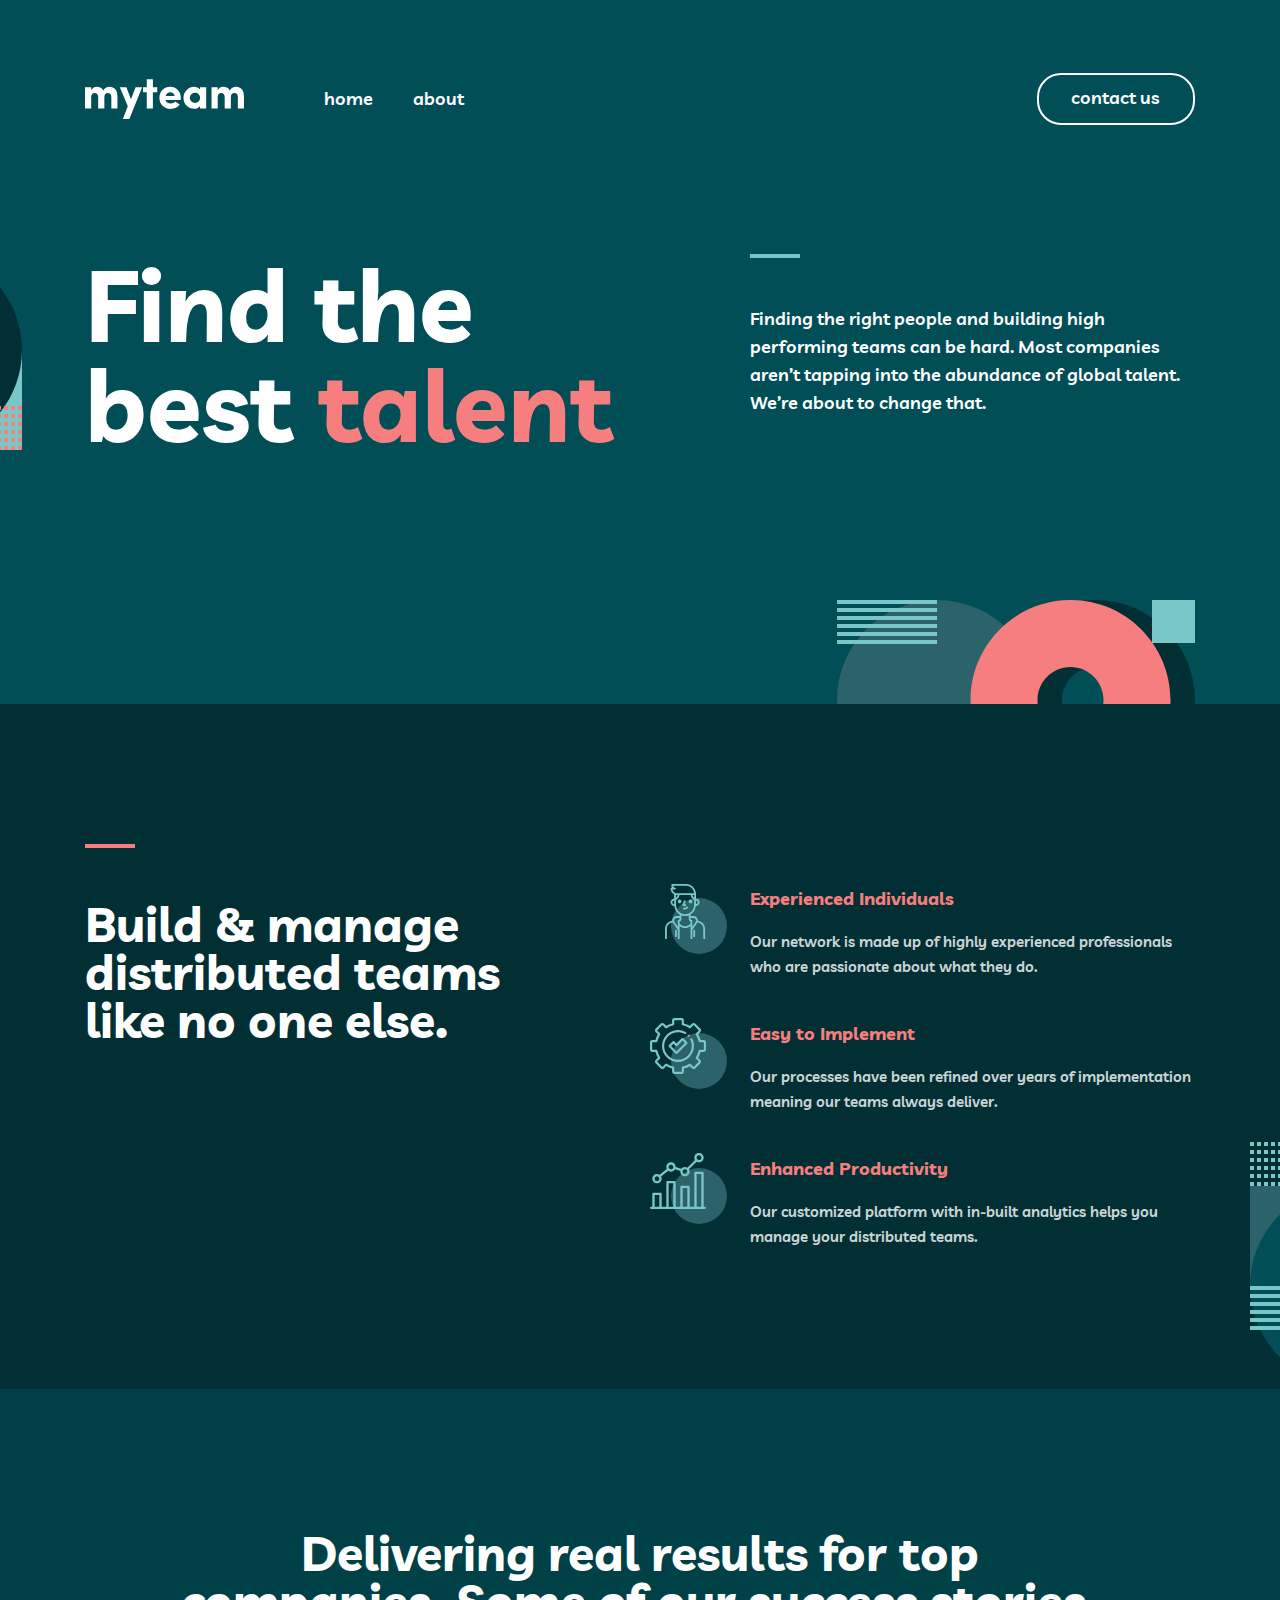
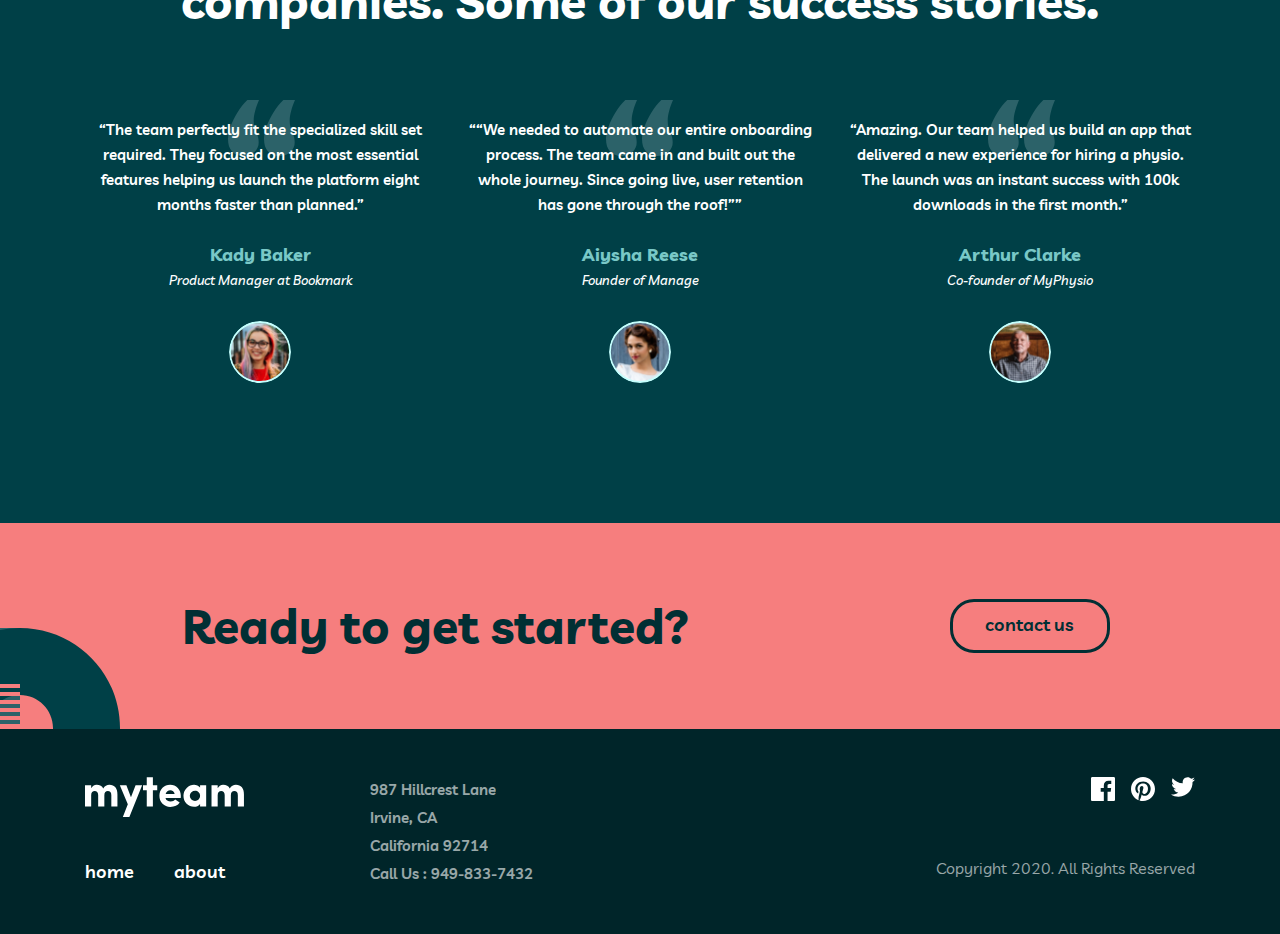
<file: index.html>
<!DOCTYPE html>
<html lang="uz">
<head>
    <meta charset="UTF-8">
    <meta http-equiv="X-UA-Compatible" content="IE=edge">
    <meta name="viewport" content="width=device-width, initial-scale=1.0">
    <title>Myteam</title>
    <link rel="stylesheet" href="styles.css/normalize.css">
    <link rel="stylesheet" href="styles.css/styles.css">
</head>
<body>
   <div class="wrapper">
    <!-- site-header -->
       <header class="site-header"> 
        <div class="site-header__wrapper container">
            <a href="#">
                <img class="site__logo" src="img/myteam.svg" alt="logo" width="160" height="40">
            </a>
            <div class="site__nav">
                <ul class="site__list">
                    <li class="site__item">
                        <a class="site__link" href="index.html">home</a>
                    </li>
                    <li class="site__item">
                        <a class="site__link" href="about.html">about</a>
                    </li>
                </ul>
            </div>
            <a class="registration" href="#">contact us</a>
        </div>
       </header>
       <!-- site-hero -->
       <div class="site-hero">
        <div class="site-hero__wrapper container">
            <h1 class="site-hero__theme">Find the<br> best <span class="red-text">talent</span></h1>
            <div class="content-wrapper">
                <span class="blue-line"></span>
                <p class="site-hero__text">Finding the right people and building high performing teams can be hard. Most companies aren’t tapping into the abundance of global talent. We’re about to change that.</p>
            </div>
        </div>
       </div>
   </div>
   <!-- site-main -->
   <main class="site-main">
    <div class="site-main__wrapper">
        <section class="features container">
            <div class="features__left-wrapper">
                <span class="features__red-line"></span>
                <h2 class="features__left-wrapper-theme">Build & manage<br> distributed teams<br> like no one else.</h2>
            </div>
            <div class="features__right-wrapper">
                <ul class="features__list">
                    <li class="features__item">
                        <div class="features__content">
                            <span class="blue-circle">
                                <img class="features__icon" src="img/icon-feature-experience.svg" alt="feature-experience" width="41" height="56">
                            </span>
                            <div class="features__right-content-wrapper">
                                <p class="red-theme-content">Experienced Individuals</p>
                                <p class="white-theme-content">Our network is made up of highly experienced professionals who are passionate about what they do.</p>
                            </div>
                        </div>
                    </li>
                    <li class="features__item">
                        <div class="features__content">
                            <span class="blue-circle">
                                <img class="features__icon" src="img/icon-feature-implementation.svg" alt="feature-experience" width="56" height="56">
                            </span>
                            <div class="features__right-content-wrapper">
                                <p class="red-theme-content">Easy to Implement</p>
                                <p class="white-theme-content">Our processes have been refined over years of implementation meaning our teams always deliver.</p>
                            </div>
                        </div>
                    </li>
                    <li class="features__item">
                        <div class="features__content">
                            <span class="blue-circle">
                                <img class="features__icon" src="img/icon-feature-productivity.svg" alt="feature-experience" width="56" height="56">
                            </span>
                            <div class="features__right-content-wrapper">
                                <p class="red-theme-content">Enhanced Productivity</p>
                                <p class="white-theme-content">Our customized platform with in-built analytics helps you manage your distributed teams.</p>
                            </div>
                        </div>
                    </li>
                </ul>
            </div>
        </section>
        <!-- about company-section -->
        <section class="about-company">
            <div class="about-company__wrapper container">
                <div class="about-company__theme-wrapper">
                    <h2 class="about-company__theme">Delivering real results for top companies. Some of our success stories.</h2>
                </div>
                <ul class="about-company__list">
                    <li class="about-company__item">
                        <img class="quote-icon" src="img/icon-quotes.svg" alt="quote-icon" width="67" height="56">
                        <div class="about-company__item-wrapper">
                            <p class="about-company__item-text"> “The team perfectly fit the specialized skill set required. They focused on the most essential features helping us launch the platform eight months faster than planned.”</p>
                            <p class="about-company__worker">Kady Baker</p>
                            <span class="about-company__worker-job">Product Manager at Bookmark</span>
                            <img class="about-company__worker-image" src="img/kady.svg" alt="worker-img" class="about-company__worker-image">
                        </div>
                    </li>
                    <li class="about-company__item">
                        <img class="quote-icon middle" src="img/icon-quotes.svg" alt="quote-icon" width="67" height="56">
                        <div class="about-company__item-wrapper">
                            <p class="about-company__item-text"> ““We needed to automate our entire onboarding process. The team came in and built out the whole journey. Since going live, user retention has gone through the roof!””</p>
                            <p class="about-company__worker">Aiysha Reese</p>
                            <span class="about-company__worker-job">Founder of Manage</span>
                            <img class="about-company__worker-image" src="img/aisha.svg" alt="worker-img" class="about-company__worker-image">
                        </div>
                    </li>
                    <li class="about-company__item">
                        <img class="quote-icon last" src="img/icon-quotes.svg" alt="quote-icon" width="67" height="56">
                        <div class="about-company__item-wrapper">
                            <p class="about-company__item-text"> “Amazing. Our team helped us build an app that delivered a new experience for hiring a physio. The launch was an instant success with 100k downloads in the first month.”</p>
                            <p class="about-company__worker">Arthur Clarke</p>
                            <span class="about-company__worker-job">Co-founder of MyPhysio</span>
                            <img class="about-company__worker-image" src="img/arthur.svg" alt="worker-img" class="about-company__worker-image">
                        </div>
                    </li>
                </ul>
            </div>
        </section>

        <!-- registration-part -->

        <section class="registration-part">
            <div class="registration-part__wrapper container">
                <h2 class="registration-part__theme">Ready to get started?</h2>
                <a class="registration black" href="contact.html">contact us</a>
            </div>
        </section>
    </div>
   </main>

   <!-- site-footer -->

   <footer class="site-footer">
    <div class="site-footer__wrapper container">
        <div class="site-footer__logo">
            <img class="site__logo" src="img/myteam.svg" alt="my-team">
            <div class="site__nav">
                <ul class="site__list">
                    <li class="site__item">
                        <a class="site__link" href="index.html">home</a>
                    </li>
                    <li class="site__item">
                        <a class="site__link" href="about.html">about</a>
                    </li>
                </ul>
            </div>
        </div>
        <div class="address">
            <div class="address__location">
                <span class="address__item">987  Hillcrest Lane</span>
            </div>
            <div class="address__location">
                <span class="address__item">Irvine, CA</span>
            </div>
            <div class="address__location">
                <span class="address__item">California 92714</span>
            </div>
            <div class="address__location">
                <span class="address__item">Call Us : 949-833-7432</span>
            </div>
        </div>
        <div class="socials">
            <div class="socials__icons">
                <ul class="socials__list">
                    <li class="socials__item">
                        <a class="socials__link" href="#">
                            <svg width="24" height="24" viewBox="0 0 24 24" fill="none" xmlns="http://www.w3.org/2000/svg">
                                <path d="M22.675 0H1.325C0.593 0 0 0.593 0 1.325V22.676C0 23.407 0.593 24 1.325 24H12.82V14.706H9.692V11.084H12.82V8.413C12.82 5.313 14.713 3.625 17.479 3.625C18.804 3.625 19.942 3.724 20.274 3.768V7.008L18.356 7.009C16.852 7.009 16.561 7.724 16.561 8.772V11.085H20.148L19.681 14.707H16.561V24H22.677C23.407 24 24 23.407 24 22.675V1.325C24 0.593 23.407 0 22.675 0Z" fill="currentColor"/>
                                </svg>
                        </a>
                    </li>
                    <li class="socials__item">
                        <a class="socials__link" href="#">
                            <svg width="24" height="24" viewBox="0 0 24 24" fill="none" xmlns="http://www.w3.org/2000/svg">
                                <path d="M12 0C5.373 0 0 5.372 0 12C0 17.084 3.163 21.426 7.627 23.174C7.522 22.225 7.427 20.769 7.669 19.733C7.887 18.796 9.076 13.768 9.076 13.768C9.076 13.768 8.717 13.049 8.717 11.986C8.717 10.318 9.684 9.072 10.888 9.072C11.911 9.072 12.406 9.841 12.406 10.762C12.406 11.791 11.751 13.33 11.412 14.757C11.129 15.951 12.011 16.926 13.189 16.926C15.322 16.926 16.961 14.677 16.961 11.431C16.961 8.558 14.897 6.549 11.949 6.549C8.535 6.549 6.531 9.11 6.531 11.756C6.531 12.787 6.928 13.894 7.424 14.494C7.522 14.613 7.536 14.718 7.507 14.839L7.174 16.199C7.121 16.419 7 16.466 6.772 16.36C5.273 15.662 4.336 13.471 4.336 11.711C4.336 7.926 7.086 4.449 12.265 4.449C16.428 4.449 19.663 7.416 19.663 11.38C19.663 15.516 17.056 18.844 13.436 18.844C12.22 18.844 11.077 18.213 10.686 17.466L9.938 20.319C9.667 21.362 8.936 22.669 8.446 23.465C9.57 23.812 10.763 24 12 24C18.627 24 24 18.627 24 12C24 5.372 18.627 0 12 0Z" fill="currentColor"/>
                                </svg>
                        </a>
                    </li>
                    <li class="socials__item">
                        <a class="socials__link" href="#">
                            <svg width="24" height="20" viewBox="0 0 24 20" fill="none" xmlns="http://www.w3.org/2000/svg">
                                <path d="M24 2.55699C23.117 2.94899 22.168 3.21299 21.172 3.33199C22.189 2.72299 22.97 1.75799 23.337 0.607986C22.386 1.17199 21.332 1.58199 20.21 1.80299C19.313 0.845986 18.032 0.247986 16.616 0.247986C13.437 0.247986 11.101 3.21399 11.819 6.29299C7.728 6.08799 4.1 4.12799 1.671 1.14899C0.381 3.36199 1.002 6.25699 3.194 7.72299C2.388 7.69699 1.628 7.47599 0.965 7.10699C0.911 9.38799 2.546 11.522 4.914 11.997C4.221 12.185 3.462 12.229 2.69 12.081C3.316 14.037 5.134 15.46 7.29 15.5C5.22 17.123 2.612 17.848 0 17.54C2.179 18.937 4.768 19.752 7.548 19.752C16.69 19.752 21.855 12.031 21.543 5.10599C22.505 4.41099 23.34 3.54399 24 2.55699Z" fill="currentColor"/>
                                </svg>
                        </a>
                    </li>
                </ul>
                <span class="rights">
                    Copyright 2020. All Rights Reserved
                </span>
            </div>
        </div>
        </div>
    </div>
   </footer>
</body>
</html>
</file>
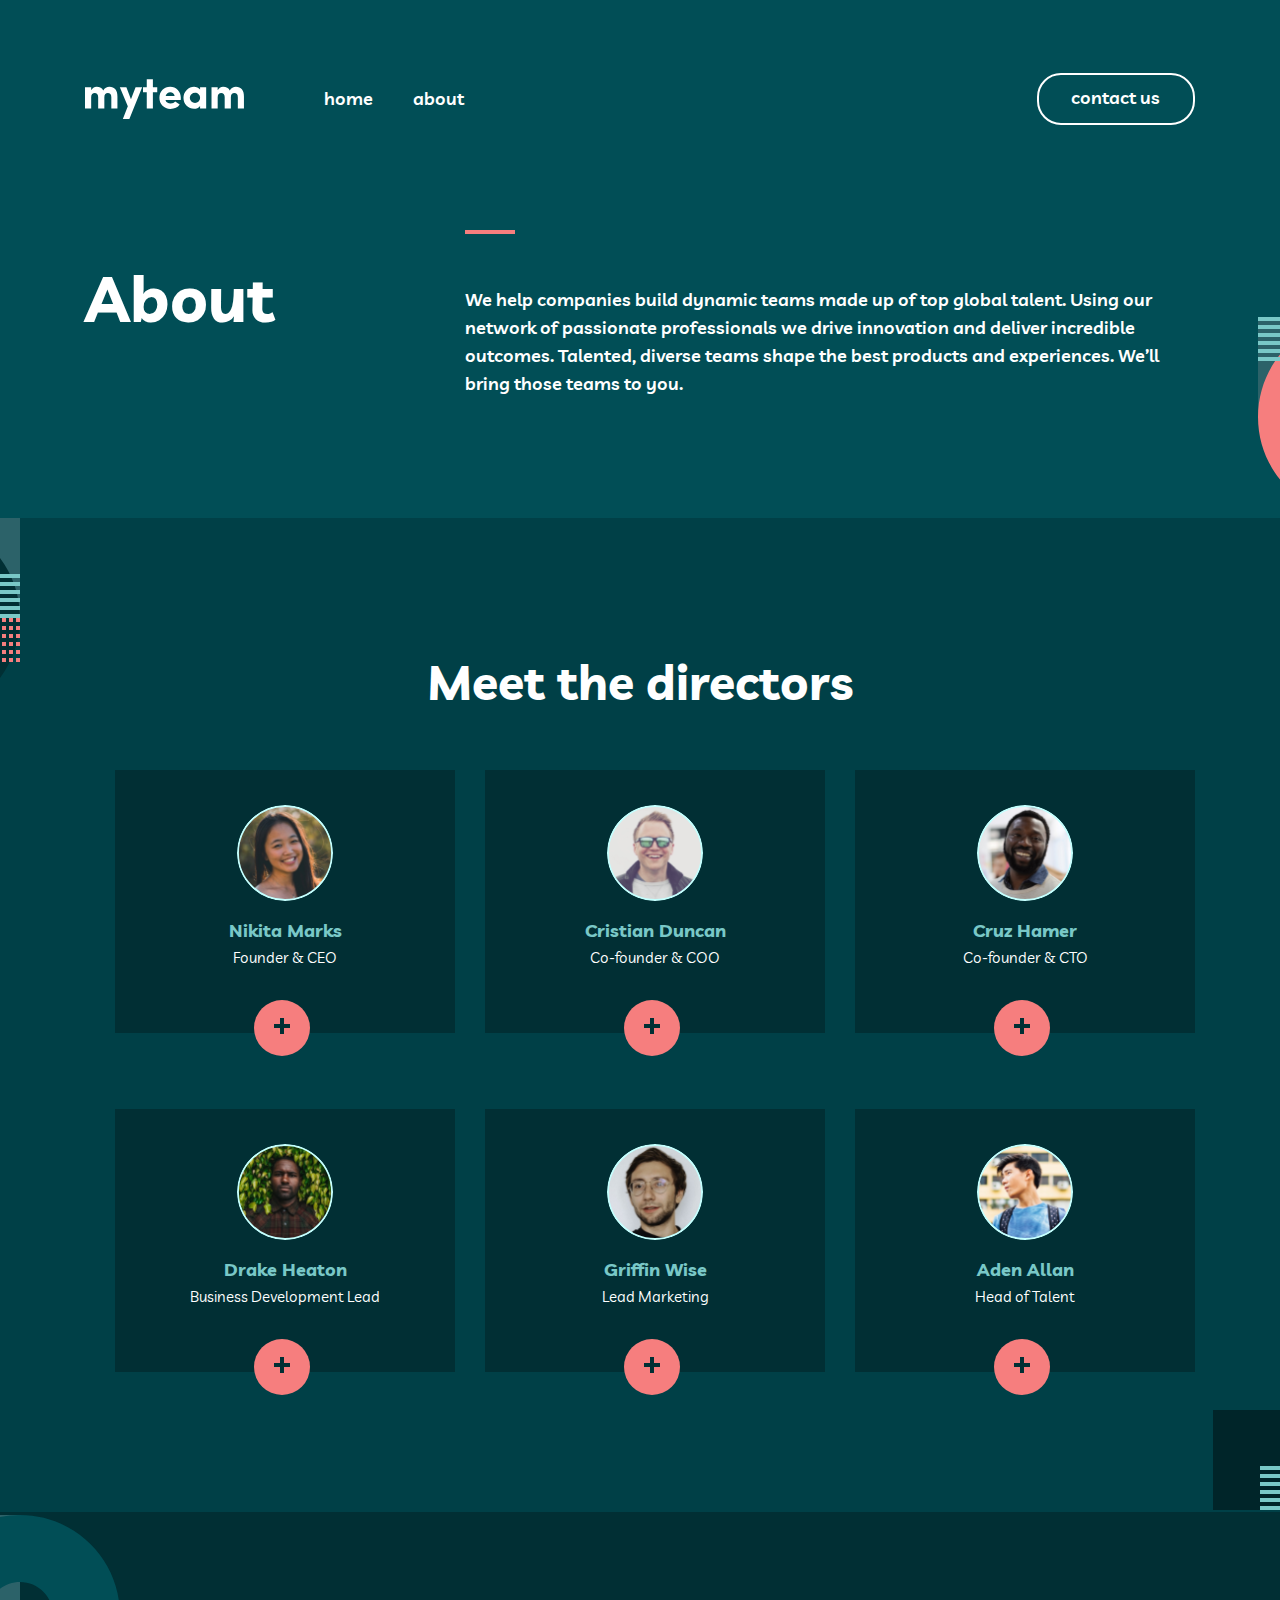
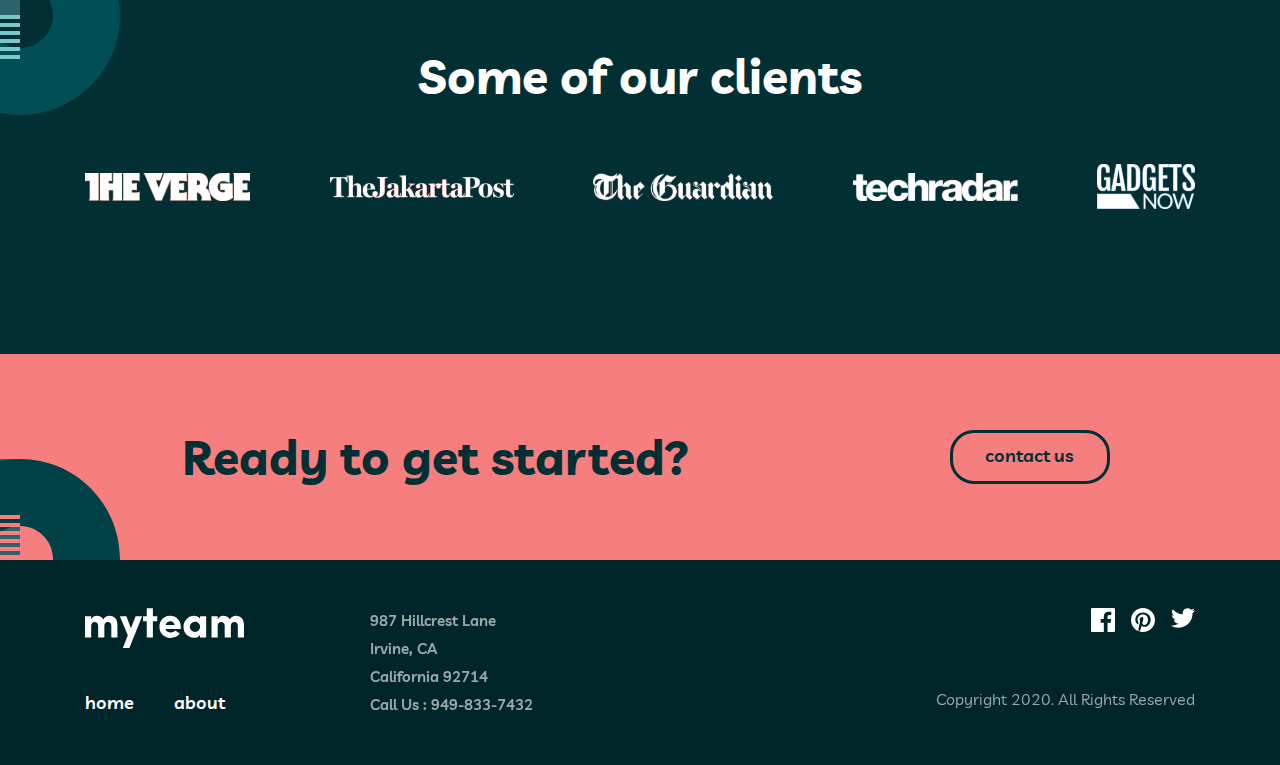
<file: about.html>
<!DOCTYPE html>
<html lang="uz">
<head>
    <meta charset="UTF-8">
    <meta http-equiv="X-UA-Compatible" content="IE=edge">
    <meta name="viewport" content="width=device-width, initial-scale=1.0">
    <title>Myteam</title>
    <link rel="stylesheet" href="styles.css/normalize.css">
    <link rel="stylesheet" href="styles.css/styles.css">
</head>
<body>
    <div class="about__wrapper">
        <!-- site-header -->
        <header class="site-header"> 
            <div class="site-header__wrapper container">
                <a href="#">
                    <img class="site__logo" src="img/myteam.svg" alt="logo" width="160" height="40">
                </a>
                <div class="site__nav">
                    <ul class="site__list">
                        <li class="site__item">
                            <a class="site__link" href="index.html">home</a>
                        </li>
                        <li class="site__item">
                            <a class="site__link" href="about.html">about</a>
                        </li>
                    </ul>
                </div>
                <a class="registration" href="contact.html">contact us</a>
            </div>
        </header>
        <!-- site-hero -->
        <div class="about-hero">
            <div class="about-hero__wrapper container">
                <h1 class="about-hero__theme">About</h1>
                <div class="about__content-wrapper">
                    <span class="about__red-line"></span>
                    <p class="about-hero__text">We help companies build dynamic teams made up of top global talent. Using our network of passionate professionals we drive innovation and deliver incredible outcomes. Talented, diverse teams shape the best products and experiences. We’ll bring those teams to you.</p>
                </div>
            </div>
        </div>
    </div>
    <!-- site-main -->
    <main class="about__site-main">
        <img class="dark-image" src="img/dark-circle.svg" alt="dark-circle">
        <img class="dark-photo" src="img/dark-rectangle.svg" alt="dark-rectangle">
        <div class="about__site-main-content container">
            <h1 class="directors">Meet the directors</h1>
            <ul class="about__site-main-card-list">
                    <li class="about__item">
                        <div class="about-avatar__wrapper">
                            <img class="about__img" src="img/nikita.svg" alt="nikita" width="96" height="96">
                            <blockquote class="about__worker-name">Nikita Marks</blockquote>
                            <span class="about__job">Founder & CEO</span>
                            <button class="about__img-wrapper">
                                <img class="about__plus" src="img/plus.svg" alt="plus" width="16" height="16">
                            </button>
                        </div>
                        <div class="card-content__wrapper none">
                            <blockquote class="first-name">Nikita Marks</blockquote>
                            <p class="card-content-text">“Empowered teams create truly amazing products. Set the north star and let them follow it.”</p>
                            <div class="socials-icon-wrapper">
                                <img class="socials-icons" src="img/twitter.svg" alt="twitter" width="20" height="20">
                                <img class="socials-icons" src="img/linkedin.svg" alt="twitter" width="20" height="20">
                            </div>
                            <button class="about__remove-wrapper">
                                <img class="about__plus" src="img/remove.svg" alt="remove" width="16" height="16">
                            </button>
                        </div>
                    </li>  <li class="about__item">
                        <div class="about-avatar__wrapper">
                            <img class="about__img" src="img/cristian.svg" alt="cristian" width="96" height="96">
                            <blockquote class="about__worker-name">Cristian Duncan</blockquote>
                            <span class="about__job">Co-founder & COO</span>
                            <button class="about__img-wrapper">
                                <img class="about__plus" src="img/plus.svg" alt="plus" width="16" height="16">
                            </button>
                        </div>
                        <div class="card-content__wrapper none">
                            <blockquote class="first-name">Nikita Marks</blockquote>
                            <p class="card-content-text">“Empowered teams create truly amazing products. Set the north star and let them follow it.”</p>
                            <div class="socials-icon-wrapper">
                                <img class="socials-icons" src="img/twitter.svg" alt="twitter" width="20" height="20">
                                <img class="socials-icons" src="img/linkedin.svg" alt="twitter" width="20" height="20">
                            </div>
                            <button class="about__remove-wrapper">
                                <img class="about__plus" src="img/remove.svg" alt="remove" width="16" height="16">
                            </button>
                        </div>
                    </li>  <li class="about__item">
                        <div class="about-avatar__wrapper">
                            <img class="about__img" src="img/cruz.svg" alt="cruz" width="96" height="96">
                            <blockquote class="about__worker-name">Cruz Hamer</blockquote>
                            <span class="about__job">Co-founder & CTO</span>
                            <button class="about__img-wrapper">
                                <img class="about__plus" src="img/plus.svg" alt="plus" width="16" height="16">
                            </button>
                        </div>
                        <div class="card-content__wrapper none">
                            <blockquote class="first-name">Nikita Marks</blockquote>
                            <p class="card-content-text">“Empowered teams create truly amazing products. Set the north star and let them follow it.”</p>
                            <div class="socials-icon-wrapper">
                                <img class="socials-icons" src="img/twitter.svg" alt="twitter" width="20" height="20">
                                <img class="socials-icons" src="img/linkedin.svg" alt="twitter" width="20" height="20">
                            </div>
                            <button class="about__remove-wrapper">
                                <img class="about__plus" src="img/remove.svg" alt="remove" width="16" height="16">
                            </button>
                        </div>
                    </li>  <li class="about__item">
                        <div class="about-avatar__wrapper">
                            <img class="about__img" src="img/drake.svg" alt="drake" width="96" height="96">
                            <blockquote class="about__worker-name">Drake Heaton</blockquote>
                            <span class="about__job">Business Development Lead</span>
                            <button class="about__img-wrapper">
                                <img class="about__plus" src="img/plus.svg" alt="plus" width="16" height="16">
                            </button>
                        </div>
                        <div class="card-content__wrapper none">
                            <blockquote class="first-name">Nikita Marks</blockquote>
                            <p class="card-content-text">“Empowered teams create truly amazing products. Set the north star and let them follow it.”</p>
                            <div class="socials-icon-wrapper">
                                <img class="socials-icons" src="img/twitter.svg" alt="twitter" width="20" height="20">
                                <img class="socials-icons" src="img/linkedin.svg" alt="twitter" width="20" height="20">
                            </div>
                            <button class="about__remove-wrapper">
                                <img class="about__plus" src="img/remove.svg" alt="remove" width="16" height="16">
                            </button>
                        </div>
                    </li>  <li class="about__item">
                        <div class="about-avatar__wrapper">
                            <img class="about__img" src="img/griffin.svg" alt="griffin" width="96" height="96">
                            <blockquote class="about__worker-name">Griffin Wise</blockquote>
                            <span class="about__job">Lead Marketing</span>
                            <button class="about__img-wrapper">
                                <img class="about__plus" src="img/plus.svg" alt="plus" width="16" height="16">
                            </button>
                        </div>
                        <div class="card-content__wrapper none">
                            <blockquote class="first-name">Nikita Marks</blockquote>
                            <p class="card-content-text">“Empowered teams create truly amazing products. Set the north star and let them follow it.”</p>
                            <div class="socials-icon-wrapper">
                                <img class="socials-icons" src="img/twitter.svg" alt="twitter" width="20" height="20">
                                <img class="socials-icons" src="img/linkedin.svg" alt="twitter" width="20" height="20">
                            </div>
                            <button class="about__remove-wrapper">
                                <img class="about__plus" src="img/remove.svg" alt="remove" width="16" height="16">
                            </button>
                        </div>
                    </li>  <li class="about__item">
                        <div class="about-avatar__wrapper">
                            <img class="about__img" src="img/aden.svg" alt="aden" width="96" height="96">
                            <blockquote class="about__worker-name">Aden Allan</blockquote>
                            <span class="about__job">Head of Talent</span>
                            <button class="about__img-wrapper">
                                <img class="about__plus" src="img/plus.svg" alt="plus" width="16" height="16">
                            </button>
                        </div>
                        <div class="card-content__wrapper none">
                            <blockquote class="first-name">Nikita Marks</blockquote>
                            <p class="card-content-text">“Empowered teams create truly amazing products. Set the north star and let them follow it.”</p>
                            <div class="socials-icon-wrapper">
                                <img class="socials-icons" src="img/twitter.svg" alt="twitter" width="20" height="20">
                                <img class="socials-icons" src="img/linkedin.svg" alt="twitter" width="20" height="20">
                            </div>
                            <button class="about__remove-wrapper">
                                <img class="about__plus" src="img/remove.svg" alt="remove" width="16" height="16">
                            </button>
                        </div>
                    </li>
            </ul>
        </div>
        <section class="clients__section">
            <img class="clients__img" src="img/clients-img.svg" alt="clients-img" width="200" height="200">
            <div class="clients__wrapper container">
                <h2 class="companies">Some of our clients</h2>
                <div class="companies__name">
                    <ul class="companies__list">
                        <li class="companies__item">
                            <img  class="companies__img" src="img/the-verge.svg" alt="verge" width="165" height="28">
                        </li>
                        <li class="companies__item">
                            <img  class="companies__img" src="img/the-jakarta.svg" alt="the-jakarta" width="184" height="23">
                        </li>
                        <li class="companies__item">
                            <img  class="companies__img" src="img/the-guardian.svg" alt="the-guardian" width="180" height="28">
                        </li>
                        <li class="companies__item">
                            <img  class="companies__img" src="img/techradar.svg" alt="techradar" width="165px" height="28">
                        </li>
                        <li class="companies__item">
                            <img  class="companies__img" src="img/gadgets-now.svg" alt="gadgets-now" width="98" height="45">
                        </li>
                    </ul>
                </div>
            </div>
        </section>
<!-- registration-part -->
        <section class="registration-part">
            <div class="registration-part__wrapper container">
                <h2 class="registration-part__theme">Ready to get started?</h2>
                <a class="registration black" href="contact.html">contact us</a>
            </div>
        </section>
    </main>
<!-- site-footer -->
    <footer class="site-footer">
        <div class="site-footer__wrapper container">
            <div class="site-footer__logo">
                <img class="site__logo" src="img/myteam.svg" alt="my-team">
                <div class="site__nav">
                    <ul class="site__list">
                        <li class="site__item">
                            <a class="site__link" href="index.html">home</a>
                        </li>
                        <li class="site__item">
                            <a class="site__link" href="about.html">about</a>
                        </li>
                    </ul>
                </div>
            </div>
            <div class="address">
                <div class="address__location">
                    <span class="address__item">987  Hillcrest Lane</span>
                </div>
                <div class="address__location">
                    <span class="address__item">Irvine, CA</span>
                </div>
                <div class="address__location">
                    <span class="address__item">California 92714</span>
                </div>
                <div class="address__location">
                    <span class="address__item">Call Us : 949-833-7432</span>
                </div>
            </div>
            <div class="socials">
                <div class="socials__icons">
                    <ul class="socials__list">
                        <li class="socials__item">
                            <a class="socials__link" href="#">
                                <svg width="24" height="24" viewBox="0 0 24 24" fill="none" xmlns="http://www.w3.org/2000/svg">
                                    <path d="M22.675 0H1.325C0.593 0 0 0.593 0 1.325V22.676C0 23.407 0.593 24 1.325 24H12.82V14.706H9.692V11.084H12.82V8.413C12.82 5.313 14.713 3.625 17.479 3.625C18.804 3.625 19.942 3.724 20.274 3.768V7.008L18.356 7.009C16.852 7.009 16.561 7.724 16.561 8.772V11.085H20.148L19.681 14.707H16.561V24H22.677C23.407 24 24 23.407 24 22.675V1.325C24 0.593 23.407 0 22.675 0Z" fill="currentColor"/>
                                    </svg>
                            </a>
                        </li>
                        <li class="socials__item">
                            <a class="socials__link" href="#">
                                <svg width="24" height="24" viewBox="0 0 24 24" fill="none" xmlns="http://www.w3.org/2000/svg">
                                    <path d="M12 0C5.373 0 0 5.372 0 12C0 17.084 3.163 21.426 7.627 23.174C7.522 22.225 7.427 20.769 7.669 19.733C7.887 18.796 9.076 13.768 9.076 13.768C9.076 13.768 8.717 13.049 8.717 11.986C8.717 10.318 9.684 9.072 10.888 9.072C11.911 9.072 12.406 9.841 12.406 10.762C12.406 11.791 11.751 13.33 11.412 14.757C11.129 15.951 12.011 16.926 13.189 16.926C15.322 16.926 16.961 14.677 16.961 11.431C16.961 8.558 14.897 6.549 11.949 6.549C8.535 6.549 6.531 9.11 6.531 11.756C6.531 12.787 6.928 13.894 7.424 14.494C7.522 14.613 7.536 14.718 7.507 14.839L7.174 16.199C7.121 16.419 7 16.466 6.772 16.36C5.273 15.662 4.336 13.471 4.336 11.711C4.336 7.926 7.086 4.449 12.265 4.449C16.428 4.449 19.663 7.416 19.663 11.38C19.663 15.516 17.056 18.844 13.436 18.844C12.22 18.844 11.077 18.213 10.686 17.466L9.938 20.319C9.667 21.362 8.936 22.669 8.446 23.465C9.57 23.812 10.763 24 12 24C18.627 24 24 18.627 24 12C24 5.372 18.627 0 12 0Z" fill="currentColor"/>
                                    </svg>
                            </a>
                        </li>
                        <li class="socials__item">
                            <a class="socials__link" href="#">
                                <svg width="24" height="20" viewBox="0 0 24 20" fill="none" xmlns="http://www.w3.org/2000/svg">
                                    <path d="M24 2.55699C23.117 2.94899 22.168 3.21299 21.172 3.33199C22.189 2.72299 22.97 1.75799 23.337 0.607986C22.386 1.17199 21.332 1.58199 20.21 1.80299C19.313 0.845986 18.032 0.247986 16.616 0.247986C13.437 0.247986 11.101 3.21399 11.819 6.29299C7.728 6.08799 4.1 4.12799 1.671 1.14899C0.381 3.36199 1.002 6.25699 3.194 7.72299C2.388 7.69699 1.628 7.47599 0.965 7.10699C0.911 9.38799 2.546 11.522 4.914 11.997C4.221 12.185 3.462 12.229 2.69 12.081C3.316 14.037 5.134 15.46 7.29 15.5C5.22 17.123 2.612 17.848 0 17.54C2.179 18.937 4.768 19.752 7.548 19.752C16.69 19.752 21.855 12.031 21.543 5.10599C22.505 4.41099 23.34 3.54399 24 2.55699Z" fill="currentColor"/>
                                    </svg>
                            </a>
                        </li>
                    </ul>
                    <span class="rights">
                        Copyright 2020. All Rights Reserved
                    </span>
                </div>
            </div>
            </div>
        </div>
       </footer>
    <script src="js/main.js"></script>
</body>
</html>
</file>
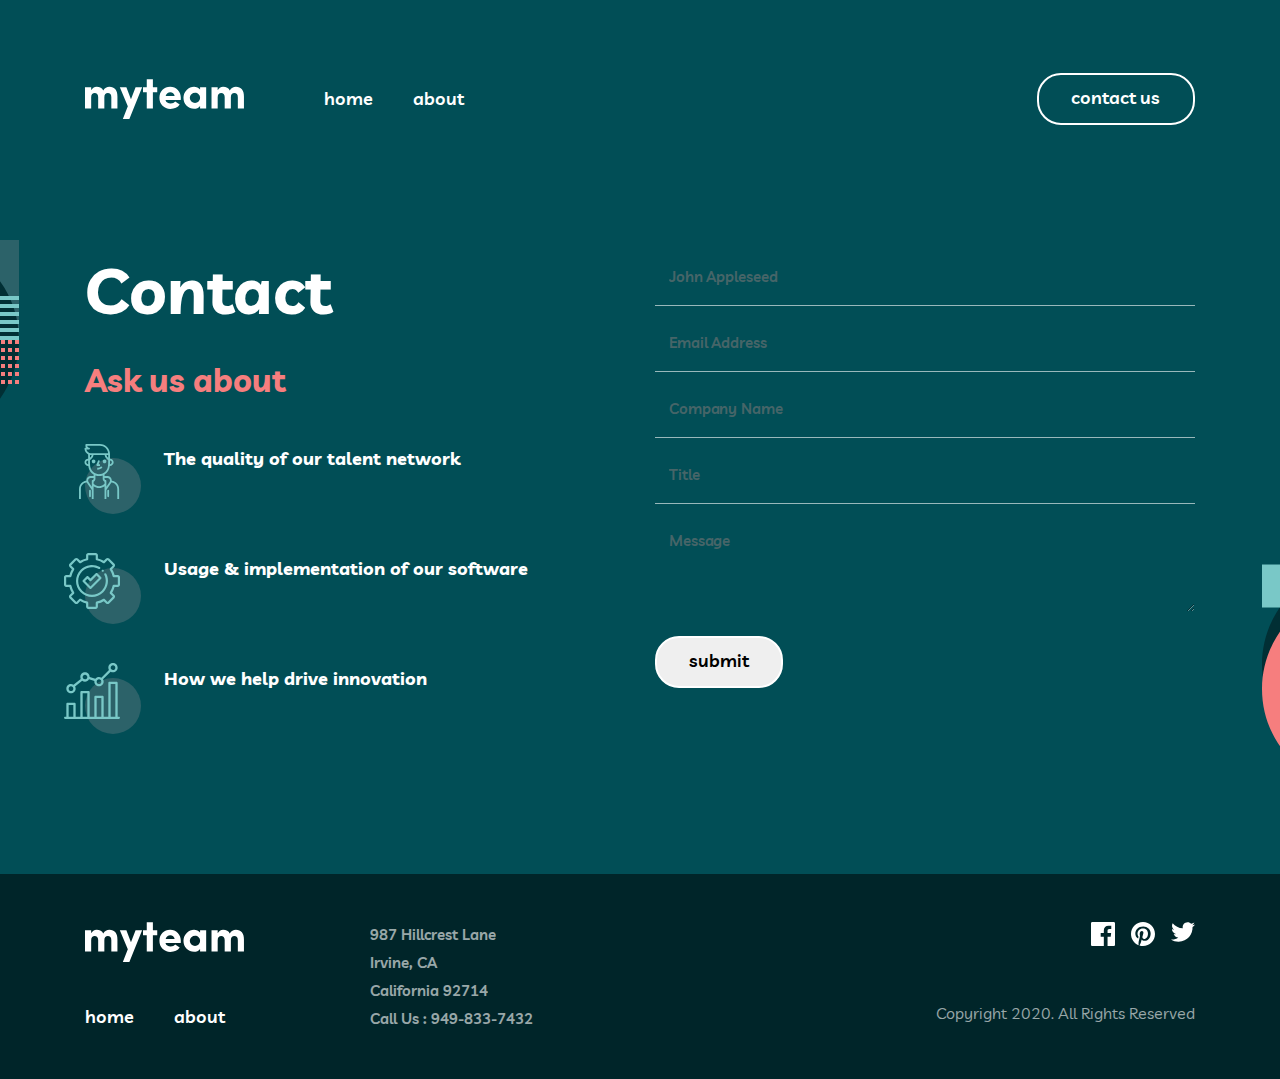
<file: contact.html>
<!DOCTYPE html>
<html lang="uz">
<head>
    <meta charset="UTF-8">
    <meta http-equiv="X-UA-Compatible" content="IE=edge">
    <meta name="viewport" content="width=device-width, initial-scale=1.0">
    <title> Contact</title>
    <link rel="stylesheet" href="styles.css/normalize.css">
    <link rel="stylesheet" href="styles.css/styles.css">
</head>
<body>
    <header class="site-header contact"> 
        <div class="site-header__wrapper container">
            <a href="#">
                <img class="site__logo" src="img/myteam.svg" alt="logo" width="160" height="40">
            </a>
            <div class="site__nav">
                <ul class="site__list">
                    <li class="site__item">
                        <a class="site__link" href="index.html">home</a>
                    </li>
                    <li class="site__item">
                        <a class="site__link" href="about.html">about</a>
                    </li>
                </ul>
            </div>
            <a class="registration" href="contact.html">contact us</a>
        </div>
       </header>
       <main class="contact__main">
        <img class="dark-circle contact-img" src="img/dark-circle.svg" alt="dark-circle">
        <img class="contact-red-img contact-img" src="img/contact-red.svg" alt="red-circle">
        <div class="contact__wrapper container">
            <div class="contact__left__wrapper">
                <h2 class="contact__theme">Contact</h2>
                <div class="features__right-wrapper">
                    <span class="asking">Ask us about</span>
                    <ul class="features__list">
                        <li class="features__item">
                            <div class="features__content">
                                <span class="blue-circle">
                                    <img class="features__icon" src="img/icon-feature-experience.svg" alt="feature-experience" width="41" height="56">
                                </span>
                                <div class="features__right-content-wrapper">
                                    <p class="red-theme-content white">The quality of our talent network</p>
                                </div>
                            </div>
                        </li>
                        <li class="features__item">
                            <div class="features__content">
                                <span class="blue-circle">
                                    <img class="features__icon" src="img/icon-feature-implementation.svg" alt="feature-experience" width="56" height="56">
                                </span>
                                <div class="features__right-content-wrapper">
                                    <p class="red-theme-content white">Usage & implementation of our software</p>
                                </div>
                            </div>
                        </li>
                        <li class="features__item">
                            <div class="features__content">
                                <span class="blue-circle">
                                    <img class="features__icon" src="img/icon-feature-productivity.svg" alt="feature-experience" width="56" height="56">
                                </span>
                                <div class="features__right-content-wrapper">
                                    <p class="red-theme-content white">How we help drive innovation</p>
                                </div>
                            </div>
                        </li>
                    </ul>
                </div>
            </div>
            <div class="contact__right-wrapper">
                <form class="contact__form" action="get">
                    <input class="contact__input" type="text" placeholder="John Appleseed" required>
                    <div class="required">This field is required</div>
                    <input class="contact__input" type="text" placeholder="Email Address" required>
                    <div class="required">This field is required</div>
                    <input class="contact__input" type="text" placeholder="Company Name" required>
                    <div class="required">This field is required</div>
                    <input class="contact__input" type="text" placeholder="Title" required>
                    <textarea class="contact__textarea" placeholder="Message"></textarea>
                    <button class="contact__button" type="submit">submit</button>
                </form>
            </div>
        </div>
       </main>
       <!-- contact-footer -->
       <footer class="site-footer">
        <div class="site-footer__wrapper container">
            <div class="site-footer__logo">
                <img class="site__logo" src="img/myteam.svg" alt="my-team">
                <div class="site__nav">
                    <ul class="site__list">
                        <li class="site__item">
                            <a class="site__link" href="index.html">home</a>
                        </li>
                        <li class="site__item">
                            <a class="site__link" href="about.html">about</a>
                        </li>
                    </ul>
                </div>
            </div>
            <div class="address">
                <div class="address__location">
                    <span class="address__item">987  Hillcrest Lane</span>
                </div>
                <div class="address__location">
                    <span class="address__item">Irvine, CA</span>
                </div>
                <div class="address__location">
                    <span class="address__item">California 92714</span>
                </div>
                <div class="address__location">
                    <span class="address__item">Call Us : 949-833-7432</span>
                </div>
            </div>
            <div class="socials">
                <div class="socials__icons">
                    <ul class="socials__list">
                        <li class="socials__item">
                            <a class="socials__link" href="#">
                                <svg width="24" height="24" viewBox="0 0 24 24" fill="none" xmlns="http://www.w3.org/2000/svg">
                                    <path d="M22.675 0H1.325C0.593 0 0 0.593 0 1.325V22.676C0 23.407 0.593 24 1.325 24H12.82V14.706H9.692V11.084H12.82V8.413C12.82 5.313 14.713 3.625 17.479 3.625C18.804 3.625 19.942 3.724 20.274 3.768V7.008L18.356 7.009C16.852 7.009 16.561 7.724 16.561 8.772V11.085H20.148L19.681 14.707H16.561V24H22.677C23.407 24 24 23.407 24 22.675V1.325C24 0.593 23.407 0 22.675 0Z" fill="currentColor"/>
                                    </svg>
                            </a>
                        </li>
                        <li class="socials__item">
                            <a class="socials__link" href="#">
                                <svg width="24" height="24" viewBox="0 0 24 24" fill="none" xmlns="http://www.w3.org/2000/svg">
                                    <path d="M12 0C5.373 0 0 5.372 0 12C0 17.084 3.163 21.426 7.627 23.174C7.522 22.225 7.427 20.769 7.669 19.733C7.887 18.796 9.076 13.768 9.076 13.768C9.076 13.768 8.717 13.049 8.717 11.986C8.717 10.318 9.684 9.072 10.888 9.072C11.911 9.072 12.406 9.841 12.406 10.762C12.406 11.791 11.751 13.33 11.412 14.757C11.129 15.951 12.011 16.926 13.189 16.926C15.322 16.926 16.961 14.677 16.961 11.431C16.961 8.558 14.897 6.549 11.949 6.549C8.535 6.549 6.531 9.11 6.531 11.756C6.531 12.787 6.928 13.894 7.424 14.494C7.522 14.613 7.536 14.718 7.507 14.839L7.174 16.199C7.121 16.419 7 16.466 6.772 16.36C5.273 15.662 4.336 13.471 4.336 11.711C4.336 7.926 7.086 4.449 12.265 4.449C16.428 4.449 19.663 7.416 19.663 11.38C19.663 15.516 17.056 18.844 13.436 18.844C12.22 18.844 11.077 18.213 10.686 17.466L9.938 20.319C9.667 21.362 8.936 22.669 8.446 23.465C9.57 23.812 10.763 24 12 24C18.627 24 24 18.627 24 12C24 5.372 18.627 0 12 0Z" fill="currentColor"/>
                                    </svg>
                            </a>
                        </li>
                        <li class="socials__item">
                            <a class="socials__link" href="#">
                                <svg width="24" height="20" viewBox="0 0 24 20" fill="none" xmlns="http://www.w3.org/2000/svg">
                                    <path d="M24 2.55699C23.117 2.94899 22.168 3.21299 21.172 3.33199C22.189 2.72299 22.97 1.75799 23.337 0.607986C22.386 1.17199 21.332 1.58199 20.21 1.80299C19.313 0.845986 18.032 0.247986 16.616 0.247986C13.437 0.247986 11.101 3.21399 11.819 6.29299C7.728 6.08799 4.1 4.12799 1.671 1.14899C0.381 3.36199 1.002 6.25699 3.194 7.72299C2.388 7.69699 1.628 7.47599 0.965 7.10699C0.911 9.38799 2.546 11.522 4.914 11.997C4.221 12.185 3.462 12.229 2.69 12.081C3.316 14.037 5.134 15.46 7.29 15.5C5.22 17.123 2.612 17.848 0 17.54C2.179 18.937 4.768 19.752 7.548 19.752C16.69 19.752 21.855 12.031 21.543 5.10599C22.505 4.41099 23.34 3.54399 24 2.55699Z" fill="currentColor"/>
                                    </svg>
                            </a>
                        </li>
                    </ul>
                    <span class="rights">
                        Copyright 2020. All Rights Reserved
                    </span>
                </div>
            </div>
            </div>
        </div>
       </footer>
    </body>
</file>
<file: styles.css/styles.css>
/* fonts */
@font-face {
    font-family: "Livvic";
    src: url("../fonts/Livvic-MediumItalic.woff2") format("woff2"),
    url("../fonts/Livvic-MediumItalic.woff") format("woff");
    font-weight: 500;
    font-style: italic;
    font-display: swap;
}

@font-face {
    font-family: "Livvic";
    src: url("../fonts/Livvic-BoldItalic.woff2") format("woff2"),
    url("../fonts/Livvic-BoldItalic.woff") format("woff");
    font-weight: bold;
    font-style: italic;
    font-display: swap;
}

@font-face {
    font-family: "Livvic";
    src: url("../fonts/Livvic-Bold.woff2") format("woff2"),
    url("../fonts/Livvic-Bold.woff") format("woff");
    font-weight: bold;
    font-style: normal;
    font-display: swap;
}

@font-face {
    font-family: 'Livvic';
    src: url("../fonts/Livvic-SemiBold.woff2") format("woff2"),
    url("../fonts/Livvic-SemiBold.woff") format("woff");
    font-weight: 600;
    font-style: normal;
    font-display: swap;
}

@font-face {
    font-family: 'Livvic';
    src: url("../fonts/Livvic-Regular.woff2") format("woff2"),
    url("../fonts/Livvic-Regular.woff") format("woff");
    font-weight: normal;
    font-style: normal;
    font-display: swap;
}
/* custom-props */
:root{
    --white-text:#fff;
    --red-text:#F67E7E;
    --blue-text:#79C8C7;
    --dark-text:#012F34;
}

/* global */
*{box-sizing: border-box;}

html {
    height: 100%;
}
body{
    display: flex;
    flex-direction: column;
    height: 100%;
    margin: 0;
    padding: 0;
    font-size: 16px;
    line-height: 22px;
    font-family: 'Livvic','Arial',"sans-serif";
    color:#fff;
    background-color:#eee;
    flex-wrap: nowrap;
    overflow-x: hidden;
}
img{
    height:auto;
    max-width: 100%;   
}
*:focus{
    outline: 3px dashed skyblue;
    outline-offset: 3px;
}
.container{
    max-width: 1170px;
    width: 100%;
    padding-left: 30px;
    padding-right: 30px;
    margin-left: auto;
    margin-right: auto;
}
.visuallyhidden {
    position: absolute;
    width: 1px;
    height: 1px;
    margin: -1px;
    border: 0;
    padding: 0;
    clip: rect(0 0 0 0);
    overflow: hidden;
}

.site-main{
    flex-grow:1;
}


/* site-header */

.wrapper {
    background-color: #014E56;
    background-image: url(../img/right-main-img.svg),
    url(../img/left-main-img.svg);
    background-position: calc(50% + 376px) 600px,
    calc(50% - 718px) 250px;
    background-repeat: no-repeat;
}
.site-header {
    padding-top: 73px;
    padding-bottom: 73px;
}
.site-header__wrapper {
    display: flex;
    align-items: center;
    
}
.site__link {
    text-decoration: none;
    font-weight: 600;
    font-size: 18px;
    line-height: 28px;
    color:var(--white-text);
}
.site__link:hover{
    color: var(--red-text);
}
.site__logo {
    flex-shrink: 0;
    width: 159px;
    height: 40px;
    margin-right: 80px;
    display: flex;
    align-items: center;
    justify-content: center;
}
.site__list {
    display: flex;
    list-style: none;
    padding: 0;
    margin-top: 0;
    margin-bottom: 0;
}
.site__item:not(:last-child) {
    margin-right: 40px;
}
.registration {
    font-weight: 600;
    font-size: 18px;
    line-height: 28px;
    color:var(--white-text);
    text-decoration: none;
    border: 2px solid #fff;
    border-radius: 24px;
    padding: 9px 33px 11px 32px;
    transition:0.3s background-color ease,
    0.3s color ease;
    display: inline-block;
}
.registration:hover{
    background-color: var(--white-text);
    color:#002529;
}
.site__nav{
    margin-right: auto;
}

/* site-hero */

.site-hero {
    padding-top: 56px;
    padding-bottom: 250px;
}
.site-hero__wrapper {
    display: flex;
    justify-content: space-between;
}
.site-hero__theme {
    max-width: 635px;
    font-weight: 700;
    font-size: 100px;
    line-height: 100px;
    color:var(--white-text);
    margin: 0;
}
.red-text {
    color: var(--red-text);
}
.site-hero__text {
    font-weight: 600;
    font-size: 18px;
    line-height: 28px;
    color: #fff;
    max-width: 445px;
    margin: 0;
}
.content-wrapper{
    display: flex;
    flex-direction: column;
    
}
.blue-line{
    display: inline-block;
    border: 2px solid #79C8C7;
    width:50px;
    margin: 0;
    padding: 0;
    margin-bottom: 47px;
    background-color:#79C8C7;
}

/* site-main */

.site-main {
    padding-top: 140px;
    background-color:#012F34;
    background-image: url(../img/blue-circle.svg);
    background-repeat: no-repeat;
    background-position: calc(50% + 710px) 438px;
}
.site-main__wrapper {
    display: flex;
    flex-direction: column;
}
.features {
    display: flex;
    justify-content: space-between;
    padding-bottom: 140px;
}
.features__left-wrapper {
    max-width: 445px;
}
.features__red-line {
    display: inline-block;
    border: 2px solid #F67E7E;
    width:50px;
    margin: 0;
    padding: 0;
    margin-bottom: 47px;
    background-color:#F67E7E;
}
.features__left-wrapper-theme {
    font-weight: 700;
    font-size: 48px;
    line-height: 48px;
    color: #fff;
    margin: 0;
}
.features__right-wrapper {
    display: flex;
    flex-direction: column;
}
.features__list {
    padding: 0;
    margin: 0;
    list-style: none;
}
.features__item:not(:last-child){
    margin-bottom: 32px;
}
.features__content {
    display: flex;
    margin-top:54px;
    
}
.blue-circle {
    width: 56px;
    height: 56px;
    border-radius: 100%;
    display: inline-block;
    background-color: #2C6269;
    position: relative;
}
.features__right-content-wrapper {
    max-width: 540px;
    margin-left: 23px;
    margin-top:-13px;
}
.red-theme-content {
    color:var(--red-text);
    margin: 0;
    font-weight: 700;
    font-size: 18px;
    line-height: 28px;
    margin-bottom: 16px;
}
.white-theme-content {
    margin: 0;
    opacity: 0.8;
    font-weight: 600;
    font-size: 15px;
    line-height: 25px;
    color: var(--white-text);
    max-width: 445px;
}
.features__icon{
    position: absolute;
    right: 21px;
    bottom: 15px;
}

/* about-company-section */

.about-company {
    background-color: #004047;
    padding-top: 140px;
    padding-bottom: 140px;
}
.about-company__theme-wrapper{
    max-width: 932px;
    margin-bottom: 92px;
    margin-left: auto;
    margin-right: auto;
}
.about-company__theme {
    margin: 0;
    padding: 0;
    font-size: 48px;
    line-height: 48px;
    text-align: center;
    color:var(--white-text);
}
.about-company__list {
    list-style: none;
    display: flex;
    justify-content: space-between;
    align-items: center;
    margin: 0;
    padding: 0;
}
.about-company__item {
    max-width: 350px;
}
.quote-icon{
    position: absolute;
    right: calc(50% + 345px);
    top: 1700px;
    z-index: 5;
}
.middle{
    position: absolute;
    right: calc(50% - 33px);
}
.last{
    position: absolute;
    right: calc(50% - 415px);
}
.about-company__item-wrapper {
    display: flex;
    flex-direction: column;
}
.about-company__item-text {
    margin: 0;
    padding: 0;
    font-weight: 600;
    font-size: 15px;
    line-height: 25px;
    text-align: center;
    color: var(--white-text);
    margin-bottom: 24px;
    z-index: 10;
}
.about-company__worker {
    margin: 0;
    margin-bottom: 2px;
    font-weight: 700;
    font-size: 18px;
    line-height: 28px;
    text-align: center;
    color: #79C8C7;
}
.about-company__worker-job {
    font-style: italic;
    font-weight: 500;
    font-size: 13px;
    line-height: 18px;
    text-align: center;
    color:var(--white-text);
    margin-bottom: 32px;
}
.about-company__worker-image {
    width: 62px;
    height: 62px;
    border-radius: 100%;
    margin-right: auto;
    margin-left: auto;
}

/* registration-part */

.registration-part {
    background-color: #F67E7E;
    padding-top: 76px;
    padding-bottom: 76px;
    background-image: url(../img/red-circle.svg);
    background-repeat: no-repeat;
    background-position:calc(50% - 620px) 61px;
}
.registration-part__wrapper {
    display: flex;
    align-items: center;
    
}
.registration-part__theme {
    margin: 0;
    padding: 0;
    font-weight: 700;
    font-size: 48px;
    line-height: 48px;
    color: var(--dark-text);
    margin-right: 260px;
    margin-left: 97px;
}
.black {
    border: 3px solid #012F34;
    color: var(--dark-text);
    background-color:transparent;
    transition:0.3s background-color ease,
    0.3s color ease;
}
.black:hover{
    background-color: var(--dark-text);
    color: var(--white-text);
}

/* site-footer */

.site-footer {
    background-color: #002529;
    padding-top: 48px;
    padding-bottom: 48px;
}
.site-footer__wrapper {
    display: flex;
    
}
.site-footer__logo {
    display: flex;
    flex-direction: column;
    justify-content: space-between;
    margin-right: 46px;
}
.site__logo {
    flex-shrink: 0;
}

.site__list {
    list-style: none;
    padding: 0;
    margin: 0;
    flex-grow: 1;
}
.site__item:not(:last-child) {
    margin-right: 40px;
}
.site__link {
    text-decoration: none;
    font-weight: 600;
    font-size: 18px;
    line-height: 28px;
    color:var(--white-text);
}
.site__link:hover{
    color: var(--red-text);
}
.address {
    display: flex;
    flex-direction: column;
    margin-right: auto;
}
.address__item {
    opacity: 0.6;
    font-weight: 600;
    font-size: 15px;
    line-height: 25px;
    color: var(--white-text);
}
.address__location:not(:last-child){
    margin-bottom: 3px;
}
.socials__icons {
    display: flex;
    flex-direction: column;
}
.socials__list {
    display: flex;
    padding: 0;
    margin: 0;
    list-style: none;
    margin-bottom: 51px;
    justify-content: flex-end;
}
.socials__item:not(:last-child) {
    margin-right: 16px;
}
.rights {
    opacity: 0.6;
}
.socials__link{
    color: var(--white-text);
}
.socials__link:hover{
    color: var(--red-text);
}


/* ABOUT */

/* site-hero */
.about__wrapper {
    background-color: #014E56;
    background-image: url(../img/about--hero__img.svg);
    background-repeat:no-repeat;
    background-position:calc(50% + 718px) 317px;
}
/* Hero */

.about-hero {
    margin-top: 50px;
    margin-bottom: 120px;
}
.about-hero__wrapper {
    display: flex;
    justify-content: space-between;
}
.about-hero__theme {
    margin: 0;
    font-weight: 700;
font-size: 64px;
line-height: 100px;
}
.about__content-wrapper {
    width: 100%;
    max-width: 730px;
    margin-top: -18px;
}
.about__red-line {
    display: inline-block;
    border: 2px solid #f67e7e;
    width:50px;
    margin: 0;
    padding: 0;
    margin-bottom: 47px;
    background-color:var(--red-text);
}
.about-hero__text {
    font-style: normal;
    font-weight: 600;
    font-size: 18px;
    line-height: 28px;
    color:var(--white-text);
    margin: 0;
}

/* site-main */
.none{
    display: none !important;
}
.block{
    display: block;
}
.about__site-main {
    background-color: #004047;
}
.dark-image{
    position: absolute;
    right: calc(50% + 620px);
}
.dark-photo{
    position: absolute;
    right: calc(50% - 720px);
    top: 1410px;
}
.about__site-main-content {
    padding-top: 140px;
    padding-bottom: 64px;
}
.directors{
    font-weight: 700;
    font-size: 48px;
    line-height: 48px;
    text-align: center;
    color: var(--white-text);
    margin: 0;
    margin-bottom: 64px;
}
.about__site-main-card-list {
    list-style: none;
    padding: 0;
    margin: 0;
    display: flex;
    flex-wrap: wrap;
}
.about__item {
    display: flex;
    flex-direction: column;
    justify-content: center;
    align-items: center;
    position: relative;
    max-width: 340px;
    width: 100%;
    background-color:#012F34;
}
.about__item :nth-child(3n){
    margin-right: 0;
}
.about__item{
    margin-left: 30px;
    margin-bottom: 76px;
}
.about-avatar__wrapper {
    display: flex;
    flex-direction: column;
    align-items: center;
    justify-content: center;
    padding: 35px 48px 63px 48px;
}
.about__img {
    width: 96px;
    height: 96px;
    border-radius: 50%;
    margin-left: auto;
    margin-right: auto;
    margin-bottom: 16px;
}
.about__worker-name {
    font-weight: 700;
font-size: 18px;
line-height: 28px;
text-align: center;
color: #79C8C7;
margin: 0;
}
.about__job {
    font-weight: 500;
font-size: 15px;
line-height: 25px;
text-align: center;
color: var(--white-text);
}
.about__img-wrapper {
    position: absolute;
    right: calc(50% - 25px);
    top: 230px;
    margin-right: auto;
    margin-left: auto;
    width: 56px;
    height: 56px;
    border-radius: 50%;
    border: none;
    background-color: var(--red-text);
}
.about__plus {
    width: 16px;
    height: 16px;
}
.card-content__wrapper {
    padding: 35px 48px 63px 48px;
}
.first-name {
    margin: 0;
    margin-bottom: 8px;
    font-weight: 700;
font-size: 18px;
line-height: 28px;
text-align: center;
color: #79C8C7;
}
.card-content-text {
    margin: 0;
    margin-bottom: 24px;
    font-weight: 600;
font-size: 15px;
line-height: 25px;
text-align: center;
color: var(--white-text);
}
.socials-icon-wrapper {
    display: flex;
    align-items: center;
    justify-content: center;
}
.socials-icons:not(:last-child){
    margin-right: 16px;
}
.about__remove-wrapper{
    width: 56px;
    height: 56px;
    border-radius: 50%;
    border: none;
    background-color: #79C8C7;
    position: absolute;
    right: calc(50% - 25px);
    top: 225px;
}

/* clients-section */

.clients__section {
    background-color: #012F34;
    padding-top: 140px;
    padding-bottom: 140px;
}
.clients__wrapper{
}
.clients__img {
    position: absolute;
    right: calc(50% + 520px);
    top: 1515px;
}
.companies {
    margin: 0;
    margin-bottom: 64px;
font-weight: 700;
font-size: 48px;
line-height: 48px;
text-align: center;
color:var(--white-text);
}
.companies__list {
    padding: 0;
    margin: 0;
    list-style: none;
    display: flex;
    align-items: center;
    justify-content: space-between;
}


/* contact */
.contact{
    background-color: #014E56;
}

.contact__main {
    background-color: #014E56;
    padding-bottom: 140px;
    padding-top: 42px;
}
.contact__wrapper {
    display: flex;
    justify-content: space-between;
}
.contact__left__wrapper {
    display: flex;
    flex-direction: column;
}
.contact__theme {
    margin: 0;
    margin-bottom: 16px;
    font-weight: 700;
font-size: 64px;
line-height: 100px;
color:var(--white-text);
}
.asking {
    font-weight: 700;
font-size: 32px;
line-height: 48px;
color: var(--red-text);
}
.white{
    font-weight: 700;
font-size: 18px;
line-height: 28px;
color:var(--white-text);
}
.contact-img{
    position: absolute;
    right: calc(50% + 621px);
}

.contact__right-wrapper {
}
.contact__form {
    max-width: 540px;
    width: 100%;
}
.contact__input {
    display: block;
    width: 100%;
    border: none;
    background-color: transparent;
    border-bottom: 1px solid var(--white-text);
    padding: 24px 14px 16px;
    font-weight: 600;
    font-size: 15px;
    line-height: 25px;
    letter-spacing: -0.115385px;
    color: var(--white);
    opacity: 0.6;
    cursor: pointer;
}
.contact__textarea {
    display: block;
    width: 540px;
    min-height: 108px;
    border: none;
    background-color: transparent;
    border-bottom: 1px solid var(--white);
    padding: 24px 14px 16px;
    font-weight: 600;
    font-size: 15px;
    line-height: 25px;
    letter-spacing: -0.115385px;
    color: var(--white);
    opacity: 0.6;
    resize: vertical;
    margin-bottom: 24px;
}
.contact__button {
    padding: 9px 32px 11px 32px;
font-weight: 600;
font-size: 18px;
line-height: 28px;
border: 2px solid var(--white-text);
border-radius: 24px;
}
.required{
    display: none;
}
.avatar:not(:focus):not(:placeholder-shown):invalid ~ .required{
    display: block;
    position: absolute;
    font-style: italic;
    font-weight: 700;
    font-size: 10px;
    line-height: 13px;
    color:var(--red-text);
    letter-spacing: 0.1px;
    color: #F46363;
    padding-top: 8px;
}
.contact-red-img{
    position: absolute;
    right: calc(50% - 822px);
    top: 564px;
}

/*for retina*/
@media
only screen and (-webkit-min-device-pixel-ratio: 2),
only screen and (   min--moz-device-pixel-ratio: 2),
only screen and (     -o-min-device-pixel-ratio: 2/1),
only screen and (        min-device-pixel-ratio: 2),
only screen and (                min-resolution: 192dpi),
only screen and (                min-resolution: 2dppx) { 
    
}
</file>
